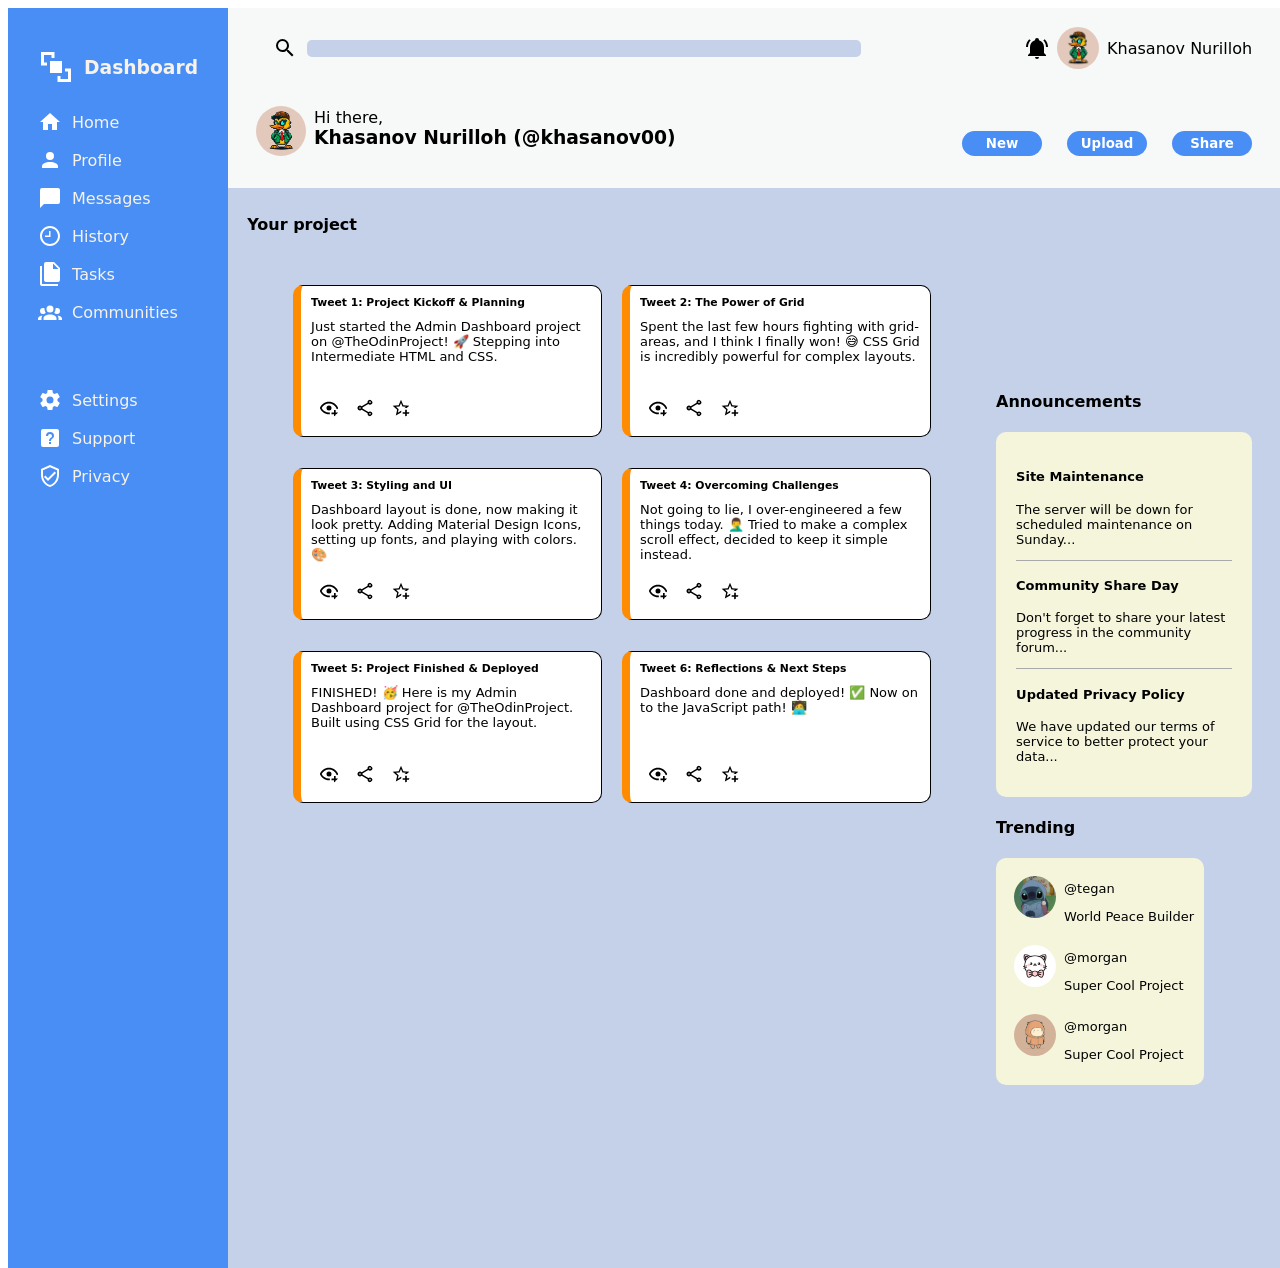
<file: index.html>
<!DOCTYPE html>
<html lang="en">
<head>
    <meta charset="UTF-8">
    <meta name="viewport" content="width=device-width, initial-scale=1.0">
    <title>Dashboard</title>
    <link rel="stylesheet" href="styles.css">
</head>
<body>
    

    <div id="container">

        <div id="sidebar">
            <div class="sidebarCont"> 
                <svg id="mainSvg" xmlns="http://www.w3.org/2000/svg" viewBox="0 0 24 24"><title>arrange-bring-to-front</title><path d="M2,2H11V6H9V4H4V9H6V11H2V2M22,13V22H13V18H15V20H20V15H18V13H22M8,8H16V16H8V8Z" /></svg>
                <h3 style="display: inline;">Dashboard</h3></div>
            <div class="sidebarCont">
                <svg xmlns="http://www.w3.org/2000/svg" viewBox="0 0 24 24"><title>home</title>
                    <path d="M10,20V14H14V20H19V12H22L12,3L2,12H5V20H10Z" /></svg>
                Home</div>
            <div class="sidebarCont">
                <svg xmlns="http://www.w3.org/2000/svg" viewBox="0 0 24 24"><title>account</title>
                    <path d="M12,4A4,4 0 0,1 16,8A4,4 0 0,1 12,12A4,4 0 0,1 8,8A4,4 0 0,1 12,4M12,14C16.42,14 20,15.79 20,18V20H4V18C4,15.79 7.58,14 12,14Z" /></svg>
                Profile</div>
            <div class="sidebarCont">
                <svg xmlns="http://www.w3.org/2000/svg" viewBox="0 0 24 24"><title>message</title>
                    <path d="M20,2H4A2,2 0 0,0 2,4V22L6,18H20A2,2 0 0,0 22,16V4C22,2.89 21.1,2 20,2Z" /></svg>
                Messages</div>
            <div class="sidebarCont">
                <svg xmlns="http://www.w3.org/2000/svg" viewBox="0 0 24 24"><title>clock-time-nine-outline</title>
                    <path d="M12 20C16.4 20 20 16.4 20 12S16.4 4 12 4 4 7.6 4 12 7.6 20 12 20M12 2C17.5 2 22 6.5 22 12S17.5 22 12 22C6.5 22 2 17.5 2 12C2 6.5 6.5 2 12 2M12.5 7V13H7V11.5H11V7H12.5Z" /></svg>
                History</div>
            <div class="sidebarCont">
                <svg xmlns="http://www.w3.org/2000/svg" viewBox="0 0 24 24"><title>file-multiple</title><path d="M15,7H20.5L15,1.5V7M8,0H16L22,6V18A2,2 0 0,1 20,20H8C6.89,20 6,19.1 6,18V2A2,2 0 0,1 8,0M4,4V22H20V24H4A2,2 0 0,1 2,22V4H4Z" /></svg>
                Tasks</div>
            <div class="sidebarCont communities">
                <svg xmlns="http://www.w3.org/2000/svg" viewBox="0 0 24 24"><title>account-group</title><path d="M12,5.5A3.5,3.5 0 0,1 15.5,9A3.5,3.5 0 0,1 12,12.5A3.5,3.5 0 0,1 8.5,9A3.5,3.5 0 0,1 12,5.5M5,8C5.56,8 6.08,8.15 6.53,8.42C6.38,9.85 6.8,11.27 7.66,12.38C7.16,13.34 6.16,14 5,14A3,3 0 0,1 2,11A3,3 0 0,1 5,8M19,8A3,3 0 0,1 22,11A3,3 0 0,1 19,14C17.84,14 16.84,13.34 16.34,12.38C17.2,11.27 17.62,9.85 17.47,8.42C17.92,8.15 18.44,8 19,8M5.5,18.25C5.5,16.18 8.41,14.5 12,14.5C15.59,14.5 18.5,16.18 18.5,18.25V20H5.5V18.25M0,20V18.5C0,17.11 1.89,15.94 4.45,15.6C3.86,16.28 3.5,17.22 3.5,18.25V20H0M24,20H20.5V18.25C20.5,17.22 20.14,16.28 19.55,15.6C22.11,15.94 24,17.11 24,18.5V20Z" /></svg>
                Communities</div>
            <div class="sidebarCont">
                <svg xmlns="http://www.w3.org/2000/svg" viewBox="0 0 24 24"><title>cog</title><path d="M12,15.5A3.5,3.5 0 0,1 8.5,12A3.5,3.5 0 0,1 12,8.5A3.5,3.5 0 0,1 15.5,12A3.5,3.5 0 0,1 12,15.5M19.43,12.97C19.47,12.65 19.5,12.33 19.5,12C19.5,11.67 19.47,11.34 19.43,11L21.54,9.37C21.73,9.22 21.78,8.95 21.66,8.73L19.66,5.27C19.54,5.05 19.27,4.96 19.05,5.05L16.56,6.05C16.04,5.66 15.5,5.32 14.87,5.07L14.5,2.42C14.46,2.18 14.25,2 14,2H10C9.75,2 9.54,2.18 9.5,2.42L9.13,5.07C8.5,5.32 7.96,5.66 7.44,6.05L4.95,5.05C4.73,4.96 4.46,5.05 4.34,5.27L2.34,8.73C2.21,8.95 2.27,9.22 2.46,9.37L4.57,11C4.53,11.34 4.5,11.67 4.5,12C4.5,12.33 4.53,12.65 4.57,12.97L2.46,14.63C2.27,14.78 2.21,15.05 2.34,15.27L4.34,18.73C4.46,18.95 4.73,19.03 4.95,18.95L7.44,17.94C7.96,18.34 8.5,18.68 9.13,18.93L9.5,21.58C9.54,21.82 9.75,22 10,22H14C14.25,22 14.46,21.82 14.5,21.58L14.87,18.93C15.5,18.67 16.04,18.34 16.56,17.94L19.05,18.95C19.27,19.03 19.54,18.95 19.66,18.73L21.66,15.27C21.78,15.05 21.73,14.78 21.54,14.63L19.43,12.97Z" /></svg>
                Settings</div>
            <div class="sidebarCont">
                <svg xmlns="http://www.w3.org/2000/svg" viewBox="0 0 24 24"><title>help-box</title><path d="M11,18H13V16H11V18M12,6A4,4 0 0,0 8,10H10A2,2 0 0,1 12,8A2,2 0 0,1 14,10C14,12 11,11.75 11,15H13C13,12.75 16,12.5 16,10A4,4 0 0,0 12,6M5,3H19A2,2 0 0,1 21,5V19A2,2 0 0,1 19,21H5A2,2 0 0,1 3,19V5A2,2 0 0,1 5,3Z" /></svg>
                Support</div>
            <div class="sidebarCont">
                <svg xmlns="http://www.w3.org/2000/svg" viewBox="0 0 24 24"><title>shield-check-outline</title><path d="M21,11C21,16.55 17.16,21.74 12,23C6.84,21.74 3,16.55 3,11V5L12,1L21,5V11M12,21C15.75,20 19,15.54 19,11.22V6.3L12,3.18L5,6.3V11.22C5,15.54 8.25,20 12,21M10,17L6,13L7.41,11.59L10,14.17L16.59,7.58L18,9" /></svg>
                Privacy</div>
        </div>

        <div id="header">

            <div id="headerUp">
                  <div id="searchbar">
                    <svg style="fill: black;" xmlns="http://www.w3.org/2000/svg" viewBox="0 0 24 24"><title>magnify</title><path d="M9.5,3A6.5,6.5 0 0,1 16,9.5C16,11.11 15.41,12.59 14.44,13.73L14.71,14H15.5L20.5,19L19,20.5L14,15.5V14.71L13.73,14.44C12.59,15.41 11.11,16 9.5,16A6.5,6.5 0 0,1 3,9.5A6.5,6.5 0 0,1 9.5,3M9.5,5C7,5 5,7 5,9.5C5,12 7,14 9.5,14C12,14 14,12 14,9.5C14,7 12,5 9.5,5Z" /></svg>
                    <input id="input" type="text"></div>
                  <div id="profileTop">
                    <svg style="fill: black;" xmlns="http://www.w3.org/2000/svg" viewBox="0 0 24 24"><title>bell-ring</title><path d="M21,19V20H3V19L5,17V11C5,7.9 7.03,5.17 10,4.29C10,4.19 10,4.1 10,4A2,2 0 0,1 12,2A2,2 0 0,1 14,4C14,4.1 14,4.19 14,4.29C16.97,5.17 19,7.9 19,11V17L21,19M14,21A2,2 0 0,1 12,23A2,2 0 0,1 10,21M19.75,3.19L18.33,4.61C20.04,6.3 21,8.6 21,11H23C23,8.07 21.84,5.25 19.75,3.19M1,11H3C3,8.6 3.96,6.3 5.67,4.61L4.25,3.19C2.16,5.25 1,8.07 1,11Z" /></svg>
                    <img src="img.jpg" id="homeImg" alt=""> Khasanov Nurilloh</div>
            </div>

            <div id="headerDown">
                  
                <div id="greeting">
                    <div><img src="img.jpg" style="height: 50px; width: 50px;" alt=""></div>
                    <div style="padding-top: 10px;"> Hi there, <br> <h3 id="name" style="padding-bottom: 8px;">Khasanov Nurilloh (@khasanov00)</h3></div>
                   </div>

                   <div id="buttonsDiv">
                    <div ><button class="buttons">New</button></div>
                    <div ><button class="buttons">Upload</button></div>
                    <div ><button class="buttons">Share</button></div>
                   </div>
            </div>

        </div>

        <div id="main">
            
            <div id="mainMiddle">
                <h4 style="padding-right: 600px;">Your project</h4> <br>
            <div class="twits" ><div><h5>Tweet 1: Project Kickoff & Planning</h5> 
Just started the Admin Dashboard project on @TheOdinProject! 🚀 Stepping into Intermediate HTML and CSS.
 </div>
<div class="iconContainer"><img src="eye-plus-outline.svg"class="smallIcons" alt="">
    <img src="share-variant-outline.svg"class="smallIcons" alt=""><img src="star-plus-outline.svg"class="smallIcons" alt=""></div>
</div>
            <div class="twits"><div><h5>Tweet 2: The Power of Grid</h5>
Spent the last few hours fighting with grid-areas, and I think I finally won! 😅 CSS Grid is incredibly powerful for complex layouts.
 </div><div class="iconContainer"><img src="eye-plus-outline.svg"class="smallIcons" alt="">
    <img src="share-variant-outline.svg"class="smallIcons" alt=""><img src="star-plus-outline.svg"class="smallIcons" alt=""></div>
</div>
            <div class="twits"><div> <h5>Tweet 3: Styling and UI</h5>
Dashboard layout is done, now making it look pretty. Adding Material Design Icons, setting up fonts, and playing with colors. 
🎨</div><div class="iconContainer"><img src="eye-plus-outline.svg"class="smallIcons" alt="">
    <img src="share-variant-outline.svg"class="smallIcons" alt=""><img src="star-plus-outline.svg"class="smallIcons" alt=""></div>
</div>
            <div class="twits"><div> <h5>Tweet 4: Overcoming Challenges</h5>
Not going to lie, I over-engineered a few things today. 🤦‍♂️ Tried to make a complex scroll effect, decided to keep it simple instead.
 </div><div class="iconContainer"><img src="eye-plus-outline.svg"class="smallIcons" alt="">
    <img src="share-variant-outline.svg"class="smallIcons" alt=""><img src="star-plus-outline.svg"class="smallIcons" alt=""></div>
</div>
            <div class="twits"><div> <h5>Tweet 5: Project Finished & Deployed</h5>
FINISHED! 🥳 Here is my Admin Dashboard project for @TheOdinProject. Built using CSS Grid for the layout.
 </div><div class="iconContainer"><img src="eye-plus-outline.svg"class="smallIcons" alt="">
    <img src="share-variant-outline.svg"class="smallIcons" alt=""><img src="star-plus-outline.svg"class="smallIcons" alt=""></div>
</div>
            <div class="twits"><div> <h5>Tweet 6: Reflections & Next Steps</h5>
Dashboard done and deployed! ✅ Now on to the JavaScript path! 🧑‍💻 </div><div class="iconContainer"><img src="eye-plus-outline.svg"class="smallIcons" alt="">
    <img src="share-variant-outline.svg"class="smallIcons" alt=""><img src="star-plus-outline.svg"class="smallIcons" alt=""></div>
</div>
           
 </div>
 <div id="mainRight">
    <h4 style="text-align: left;">Announcements</h4><div id="Announcements"> 
        <div class="announcement">
      <h4>Site Maintenance</h4>
      <p>The server will be down for scheduled maintenance on Sunday...</p>
    </div>
     <!-- Optional divider line -->
    <div class="announcement middle">
      <h4>Community Share Day</h4>
      <p>Don't forget to share your latest progress in the community forum...</p>
    </div>
    
    <div class="announcement">
      <h4>Updated Privacy Policy</h4>
      <p>We have updated our terms of service to better protect your data...</p>
    </div>
    </div>
    <h4>Trending</h4><div id="Trending"> 

  <div class="trending-card">
    <!-- Repeat this block for each user -->
    <div class="user-trend">
      <img src="avatar1.jpg" alt="User Avatar" class="avatar-small">
      <div class="user-info">
        <p class="username">@tegan</p>
        <p class="project-name">World Peace Builder</p>
      </div>
    </div>

    <div class="user-trend">
      <img src="avatar2.jpg" alt="User Avatar" class="avatar-small">
      <div class="user-info">
        <p class="username">@morgan</p>
        <p class="project-name">Super Cool Project</p>
      </div>
    </div>

    <div class="user-trend">
      <img src="avatar3.jpg" alt="User Avatar" class="avatar-small">
      <div class="user-info">
        <p class="username">@morgan</p>
        <p class="project-name">Super Cool Project</p>
      </div>
    </div>
    
    
  </div>


    </div>
</div>
        
        </div>
    </div>
</body>
</html>
</file>
<file: styles.css>
* {
  font-family: system-ui, -apple-system, BlinkMacSystemFont, "Segoe UI", Roboto, Helvetica, Arial, sans-serif;
}
svg {
    width: 24px;   /* Set a standard size */
    height: 24px;
    fill: white; 
      /* This changes the icon's color! */
}
.smallIcons{
    height: 20px;
    width: 20px;
}
img{
    height: 42px;
    width: 42px;
    border-radius: 50%;
    padding: 8px;
}
#mainSvg{
    width: 36px;
    height: 36px;
}
#container {
    display: grid;
    grid-template-columns: 1fr 4fr;
    grid-template-rows: 1fr 4fr;
    height: 100vh;
    border-width: 5px;
    border-color: black;
}
#sidebar {
    grid-row: 1 / 3;
    grid-column: 1 / 2;
    background-color: #498ef5;
    padding: 30px;
    color: rgb(248, 242, 233);
    gap: 14px;
    display: flex;
    flex-direction: column;
}
.sidebarCont{
    display: flex;
    align-items: center; /* This pulls the icon and text into a perfect line */
    gap: 10px;
}
.communities{
    padding-bottom: 50px;
}

#header {
    grid-row: 1 / 2;
    grid-column: 2 / 3;
    display: flex;
    flex-direction: column;
   
    background-color: rgb(247, 248, 248);
}
#headerUp{
    display: grid;
    grid-template-columns: 4fr 2fr;
    height: 10vh;
    min-width: 80vw;
    
}

#input{
width: 550px;
border-radius: 5px;
background-color:rgb(196, 209, 233);
border: none;
height: 15px;
}
#searchbar{
    grid-column: 1/3;
    padding-left: 45px;
    
    display: flex;
    align-items: center; /* This pulls the icon and text into a perfect line */
    gap: 10px;
padding-bottom: 10px;
}
#profileTop{
    grid-column: 3/3;
    padding-right: 40px;
    display: flex;
    align-items: center;
    justify-content: center;
    padding-bottom: 10px;
}
#headerDown{
    display: grid;
    grid-template-columns: 4fr 2fr;
    height: 10vh;
    min-width: 80vw;
}
#greeting{
    grid-column: 1/3;
    padding-left: 20px;
    display: flex;
    flex-direction: row;
}
#name{
    margin-top: 0%;
}
#buttonsDiv{
    grid-column: 3/4;
    padding-right: 40px;
    display: flex;
    align-items: center;
    justify-content: center;
    gap: 25px;
}
.buttons{
    border: none;
    background-color: #498ef5;
    height: 25px;
    width: 80px;
    border-radius: 25px;
    text-align: center;
    color: white;
    font-weight: bold;
}

#main {
    grid-row: 2 / 3;
    grid-column: 2 / 3;
    background-color: rgb(196, 209, 233);
    display: flex;
    flex-direction: row;
    padding: 0%;
}
#mainMiddle{
    height: 620px;
    width: 60vw;
    
    display: flex;
    flex-wrap: wrap;
    align-items: center;
    justify-content: center;
    gap: 20px;
}
.twits{
    border: 1px solid;
    border-radius: 10px;
    border-left: 8px solid darkorange;
    display: flex;
    flex-direction: column;
    padding: 10px;
    height: 130px;
    width: 280px;
    font-size: 13px;
    background-color: white;
    justify-content: space-between;
}
.iconContainer{
    display: flex;
    width: 100%;
    margin-top: auto;
    align-self: right;
}
h5{
    padding: 0%;
    margin: 0%;
    padding-bottom: 10px;
}
#mainRight{
    height: 120vh;
    width: 20vw;
    display: flex;
    flex-direction: column;
    justify-content: center;
    align-items: flex-start;
    
    padding-right: 40px;
    text-align: left;
}
#Announcements, #Trending{
    border: none;
    border-radius: 10px;
    font-size: small;
    background-color: beige;
    
}
#Announcements{
    padding: 20px;
}
#Trending{
    padding: 10px;
}
.middle{
    border-top:1px solid darkgrey;
    border-bottom: 1px solid darkgray;
}
.user-trend{
    display: flex;
    flex-direction: row;
}
#mainRight h3 {
    margin-bottom: 10px;    /* Space between the title and the card */
    padding-left: 5px;      /* Slight nudge to align with the card edge */   /* Optional: making it look like the dashboard design */
    font-weight: bold;
    align-self: flex-start; /* Forces the title to stay left even if parent is centered */
}
</file>
